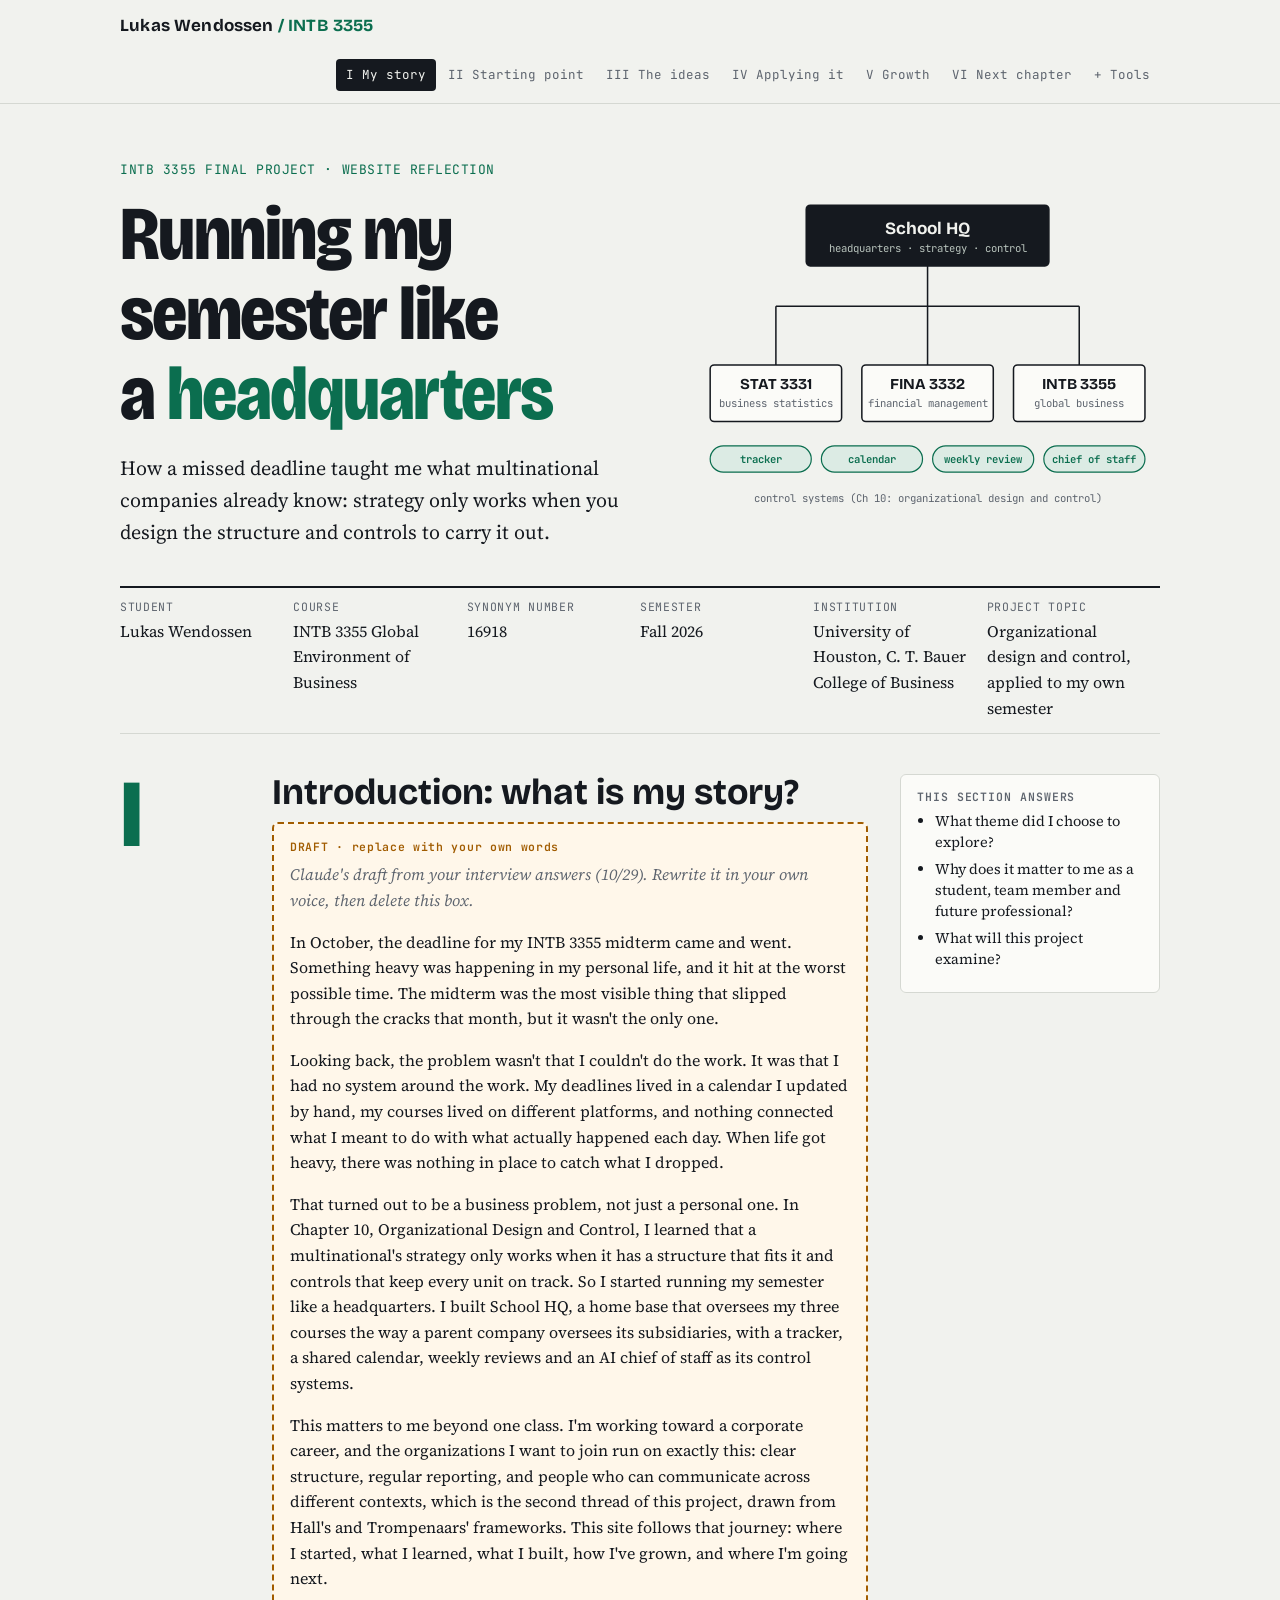
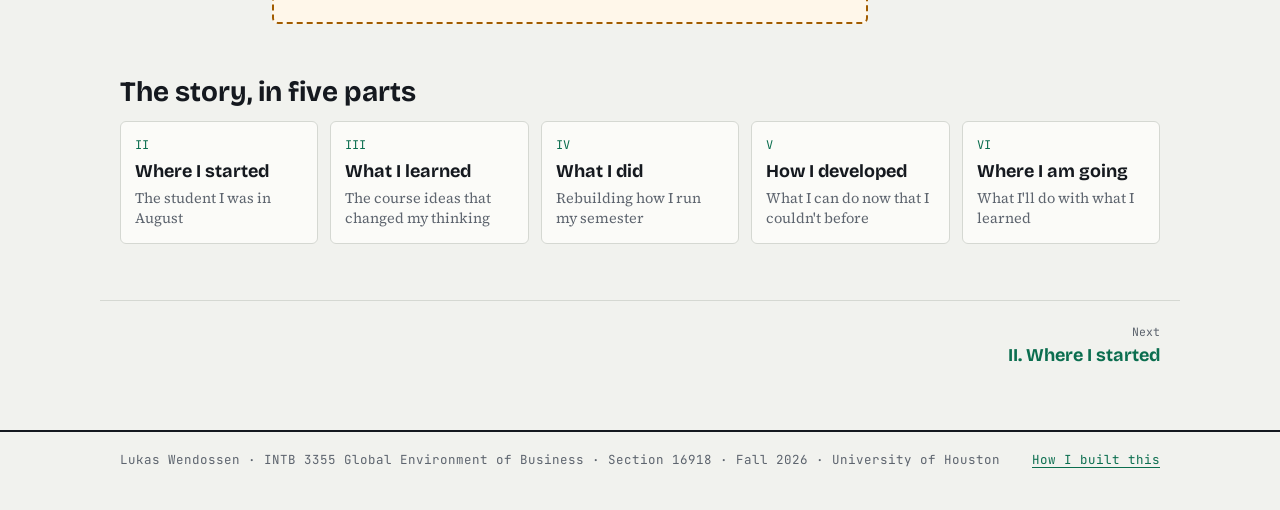
<file: index.html>
<!DOCTYPE html>
<html lang="en">
<head>
<meta charset="utf-8">
<meta name="viewport" content="width=device-width, initial-scale=1">
<title>Home | Running My Semester Like a Headquarters</title>
<meta name="description" content="INTB 3355 Final Project by Lukas Wendossen: a reflection on learning and growth, University of Houston, Fall 2026.">
<link rel="preconnect" href="https://fonts.googleapis.com"><link rel="preconnect" href="https://fonts.gstatic.com" crossorigin><link href="https://fonts.googleapis.com/css2?family=Bricolage+Grotesque:opsz,wdth,wght@12..96,75..100,600..800&family=JetBrains+Mono:wght@400;600&family=Source+Serif+4:ital,opsz,wght@0,8..60,400;0,8..60,600;1,8..60,400&display=swap" rel="stylesheet">
<link rel="stylesheet" href="assets/style.css">
</head>
<body>
<header class="topbar">
  <div class="wrap">
    <a class="mark" href="index.html">Lukas Wendossen <span>/ INTB 3355</span></a>
    <nav aria-label="Project sections"><ul class="arc"><li><a href="index.html" aria-current="page">I&nbsp;My story</a></li><li><a href="started.html">II&nbsp;Starting point</a></li><li><a href="learned.html">III&nbsp;The ideas</a></li><li><a href="applied.html">IV&nbsp;Applying it</a></li><li><a href="developed.html">V&nbsp;Growth</a></li><li><a href="next.html">VI&nbsp;Next chapter</a></li><li><a href="built.html">+&nbsp;Tools</a></li></ul></nav>
  </div>
</header>
<main class="wrap">
  <section class="hero">
    <div>
      <p class="eyebrow">INTB 3355 FINAL PROJECT · WEBSITE REFLECTION</p>
      <h1>Running my semester like a <em>headquarters</em></h1>
      <!-- DRAFT: your one or two sentence thesis goes here -->
      <p class="lede">How a missed deadline taught me what multinational companies already know: strategy only works when you design the structure and controls to carry it out.</p>
    </div>
    <svg class="org" viewBox="0 0 460 330" role="img" aria-labelledby="orgT orgD">
  <title id="orgT">My semester as an organization</title>
  <desc id="orgD">A headquarters box, School HQ, connected to three course subsidiaries: STAT 3331, FINA 3332 and INTB 3355, with control systems between them: a tracker, a shared calendar, weekly reviews and an AI chief of staff.</desc>
  <path class="line draw" d="M230 78 V118 M80 118 H380 M80 118 V176 M230 118 V176 M380 118 V176"/>
  <rect class="box hq" x="110" y="18" width="240" height="60" rx="4"/>
  <text class="t hq-t" x="230" y="46" text-anchor="middle">School HQ</text>
  <text class="s hq-s" x="230" y="64" text-anchor="middle">headquarters · strategy · control</text>
  <g>
    <rect class="box" x="15" y="176" width="130" height="56" rx="4"/><text class="t" x="80" y="200" text-anchor="middle">STAT 3331</text><text class="s" x="80" y="218" text-anchor="middle">business statistics</text>
    <rect class="box" x="165" y="176" width="130" height="56" rx="4"/><text class="t" x="230" y="200" text-anchor="middle">FINA 3332</text><text class="s" x="230" y="218" text-anchor="middle">financial management</text>
    <rect class="box" x="315" y="176" width="130" height="56" rx="4"/><text class="t" x="380" y="200" text-anchor="middle">INTB 3355</text><text class="s" x="380" y="218" text-anchor="middle">global business</text>
  </g>
  <g>
    <rect class="ctrl" x="15" y="256" width="100" height="26" rx="13"/><text class="ctrl-t" x="65" y="273" text-anchor="middle">tracker</text>
    <rect class="ctrl" x="125" y="256" width="100" height="26" rx="13"/><text class="ctrl-t" x="175" y="273" text-anchor="middle">calendar</text>
    <rect class="ctrl" x="235" y="256" width="100" height="26" rx="13"/><text class="ctrl-t" x="285" y="273" text-anchor="middle">weekly review</text>
    <rect class="ctrl" x="345" y="256" width="100" height="26" rx="13"/><text class="ctrl-t" x="395" y="273" text-anchor="middle">chief of staff</text>
    <text class="s" x="230" y="312" text-anchor="middle">control systems (Ch 10: organizational design and control)</text>
  </g>
</svg>
  </section>

  <dl class="ident" aria-label="Project details">
    <div><dt>Student</dt><dd>Lukas Wendossen</dd></div>
    <div><dt>Course</dt><dd>INTB 3355 Global Environment of Business</dd></div>
    <div><dt>Synonym number</dt><dd>16918</dd></div>
    <div><dt>Semester</dt><dd>Fall 2026</dd></div>
    <div><dt>Institution</dt><dd>University of Houston, C. T. Bauer College of Business</dd></div>
    <div><dt>Project topic</dt><dd>Organizational design and control, applied to my own semester</dd></div>
  </dl>

  <article class="chapter" style="padding-top:0">
    <div class="numeral" aria-hidden="true">I</div>
    <div class="prose">
      <h2 style="margin-top:0;font-size:36px">Introduction: what is my story?</h2>
      <!-- DRAFT: replace this whole box with your own paragraphs, then delete the box -->
      <div class="draft">
        <p class="q">Claude's draft from your interview answers (10/29). Rewrite it in your own voice, then delete this box.</p>
        <p>In October, the deadline for my INTB 3355 midterm came and went. Something heavy was happening in my personal life, and it hit at the worst possible time. The midterm was the most visible thing that slipped through the cracks that month, but it wasn't the only one.</p>
        <p>Looking back, the problem wasn't that I couldn't do the work. It was that I had no system around the work. My deadlines lived in a calendar I updated by hand, my courses lived on different platforms, and nothing connected what I meant to do with what actually happened each day. When life got heavy, there was nothing in place to catch what I dropped.</p>
        <p>That turned out to be a business problem, not just a personal one. In Chapter 10, Organizational Design and Control, I learned that a multinational's strategy only works when it has a structure that fits it and controls that keep every unit on track. So I started running my semester like a headquarters. I built School HQ, a home base that oversees my three courses the way a parent company oversees its subsidiaries, with a tracker, a shared calendar, weekly reviews and an AI chief of staff as its control systems.</p>
        <p>This matters to me beyond one class. I'm working toward a corporate career, and the organizations I want to join run on exactly this: clear structure, regular reporting, and people who can communicate across different contexts, which is the second thread of this project, drawn from Hall's and Trompenaars' frameworks. This site follows that journey: where I started, what I learned, what I built, how I've grown, and where I'm going next.</p>
      </div>


    </div>
    <aside class="aside" aria-label="What this section covers">
      <h3>This section answers</h3>
      <ul><li>What theme did I choose to explore?</li><li>Why does it matter to me as a student, team member and future professional?</li><li>What will this project examine?</li></ul>
    </aside>
  </article>

  <h2 style="font-size:28px;margin:8px 0 14px">The story, in five parts</h2>
  <ol class="path"><li><a href="started.html"><span class="n">II</span><span class="h">Where I started</span><span class="d">The student I was in August</span></a></li><li><a href="learned.html"><span class="n">III</span><span class="h">What I learned</span><span class="d">The course ideas that changed my thinking</span></a></li><li><a href="applied.html"><span class="n">IV</span><span class="h">What I did</span><span class="d">Rebuilding how I run my semester</span></a></li><li><a href="developed.html"><span class="n">V</span><span class="h">How I developed</span><span class="d">What I can do now that I couldn't before</span></a></li><li><a href="next.html"><span class="n">VI</span><span class="h">Where I am going</span><span class="d">What I'll do with what I learned</span></a></li></ol>
</main>
<nav class="pager wrap" aria-label="Previous and next section"><span></span><a href="started.html" style="text-align:right"><small>Next</small>II. Where I started</a></nav>
<footer>
  <div class="wrap">
    <span>Lukas Wendossen · INTB 3355 Global Environment of Business · Section 16918 · Fall 2026 · University of Houston</span>
    <a href="built.html">How I built this</a>
  </div>
</footer>
</body>
</html>
</file>
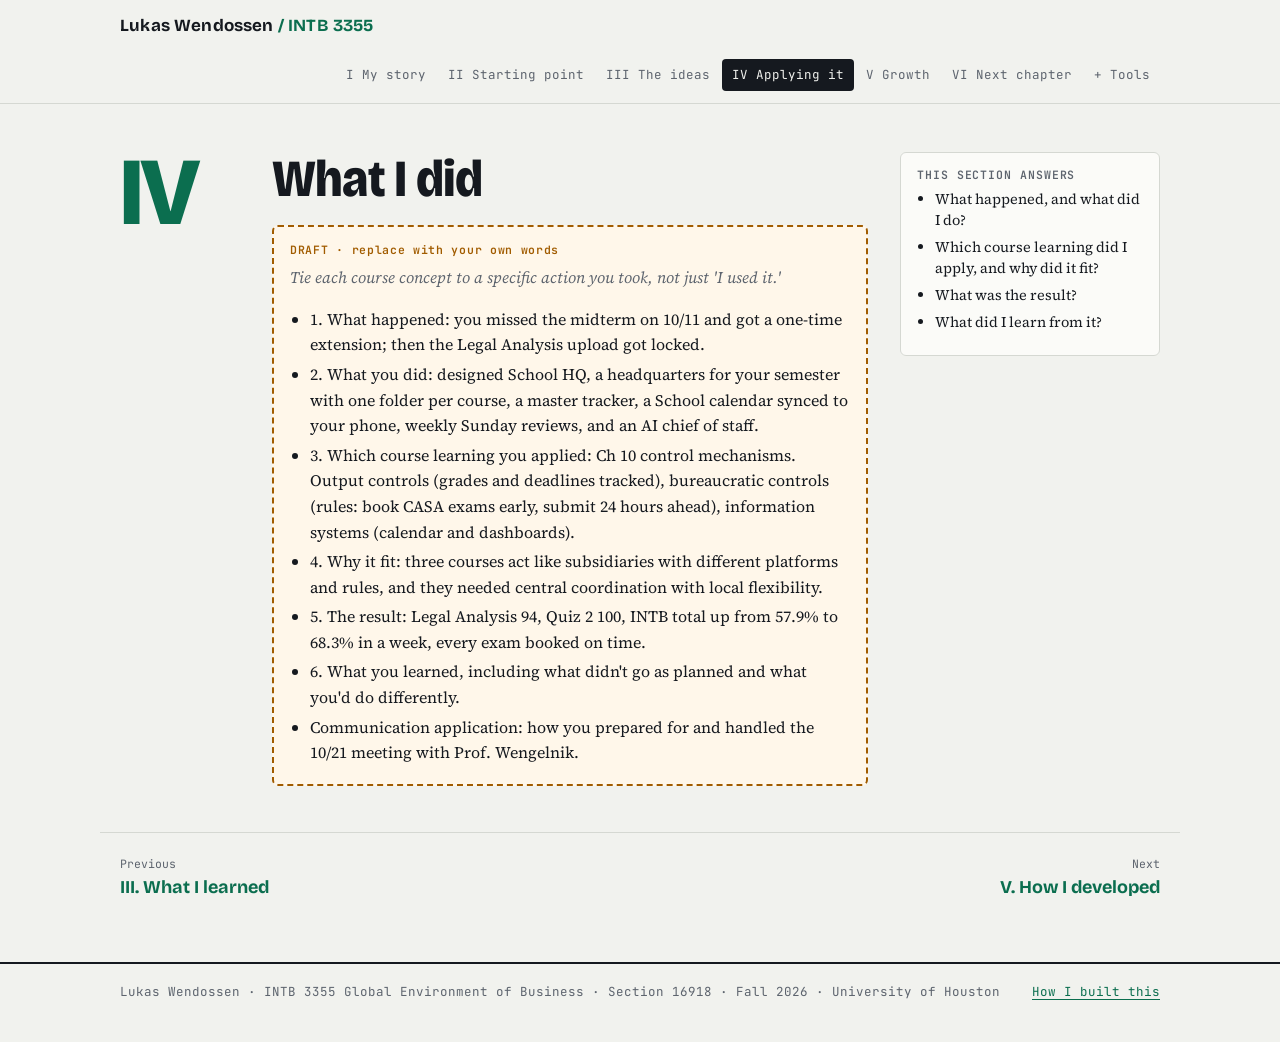
<file: applied.html>
<!DOCTYPE html>
<html lang="en">
<head>
<meta charset="utf-8">
<meta name="viewport" content="width=device-width, initial-scale=1">
<title>What I did | Running My Semester Like a Headquarters</title>
<meta name="description" content="INTB 3355 Final Project by Lukas Wendossen: a reflection on learning and growth, University of Houston, Fall 2026.">
<link rel="preconnect" href="https://fonts.googleapis.com"><link rel="preconnect" href="https://fonts.gstatic.com" crossorigin><link href="https://fonts.googleapis.com/css2?family=Bricolage+Grotesque:opsz,wdth,wght@12..96,75..100,600..800&family=JetBrains+Mono:wght@400;600&family=Source+Serif+4:ital,opsz,wght@0,8..60,400;0,8..60,600;1,8..60,400&display=swap" rel="stylesheet">
<link rel="stylesheet" href="assets/style.css">
</head>
<body>
<header class="topbar">
  <div class="wrap">
    <a class="mark" href="index.html">Lukas Wendossen <span>/ INTB 3355</span></a>
    <nav aria-label="Project sections"><ul class="arc"><li><a href="index.html">I&nbsp;My story</a></li><li><a href="started.html">II&nbsp;Starting point</a></li><li><a href="learned.html">III&nbsp;The ideas</a></li><li><a href="applied.html" aria-current="page">IV&nbsp;Applying it</a></li><li><a href="developed.html">V&nbsp;Growth</a></li><li><a href="next.html">VI&nbsp;Next chapter</a></li><li><a href="built.html">+&nbsp;Tools</a></li></ul></nav>
  </div>
</header>
<main class="wrap">
  <article class="chapter">
    <div class="numeral" aria-hidden="true">IV</div>
    <div class="prose">
      <h1>What I did</h1>
      <!-- DRAFT: replace this whole box with your own paragraphs, then delete the box -->
      <div class="draft"><p class="q">Tie each course concept to a specific action you took, not just 'I used it.'</p><ul><li>1. What happened: you missed the midterm on 10/11 and got a one-time extension; then the Legal Analysis upload got locked.</li><li>2. What you did: designed School HQ, a headquarters for your semester with one folder per course, a master tracker, a School calendar synced to your phone, weekly Sunday reviews, and an AI chief of staff.</li><li>3. Which course learning you applied: Ch 10 control mechanisms. Output controls (grades and deadlines tracked), bureaucratic controls (rules: book CASA exams early, submit 24 hours ahead), information systems (calendar and dashboards).</li><li>4. Why it fit: three courses act like subsidiaries with different platforms and rules, and they needed central coordination with local flexibility.</li><li>5. The result: Legal Analysis 94, Quiz 2 100, INTB total up from 57.9% to 68.3% in a week, every exam booked on time.</li><li>6. What you learned, including what didn't go as planned and what you'd do differently.</li><li>Communication application: how you prepared for and handled the 10/21 meeting with Prof. Wengelnik.</li></ul></div>
      <!-- Add screenshots here, for example: <figure><img src="assets/tracker.png" alt="My semester tracker"><figcaption>Figure 2. The tracker.</figcaption></figure> -->

    </div>
    <aside class="aside" aria-label="What this section covers">
      <h3>This section answers</h3>
      <ul><li>What happened, and what did I do?</li><li>Which course learning did I apply, and why did it fit?</li><li>What was the result?</li><li>What did I learn from it?</li></ul>
    </aside>
  </article>
</main>
<nav class="pager wrap" aria-label="Previous and next section"><a href="learned.html"><small>Previous</small>III. What I learned</a><a href="developed.html" style="text-align:right"><small>Next</small>V. How I developed</a></nav>
<footer>
  <div class="wrap">
    <span>Lukas Wendossen · INTB 3355 Global Environment of Business · Section 16918 · Fall 2026 · University of Houston</span>
    <a href="built.html">How I built this</a>
  </div>
</footer>
</body>
</html>
</file>
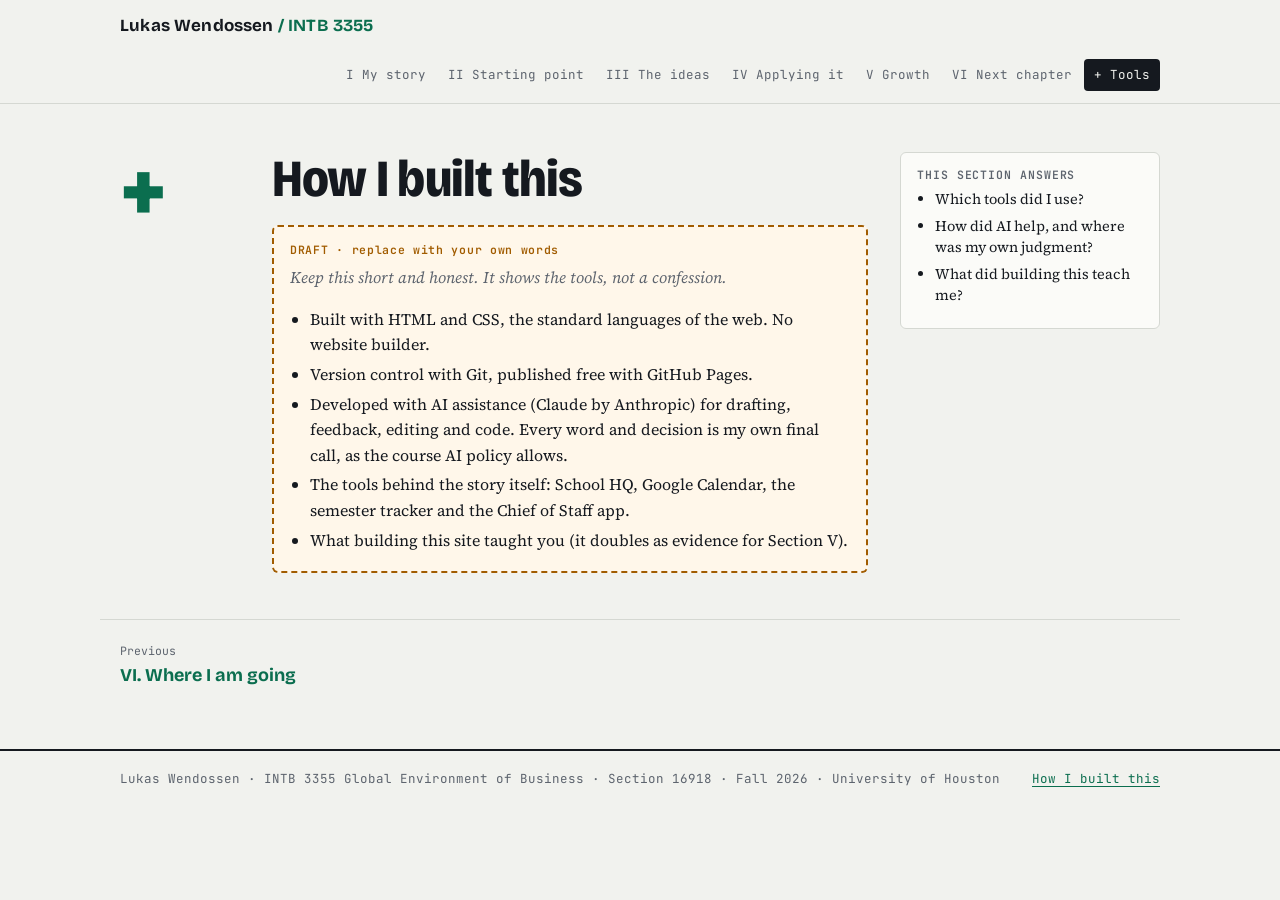
<file: built.html>
<!DOCTYPE html>
<html lang="en">
<head>
<meta charset="utf-8">
<meta name="viewport" content="width=device-width, initial-scale=1">
<title>How I built this | Running My Semester Like a Headquarters</title>
<meta name="description" content="INTB 3355 Final Project by Lukas Wendossen: a reflection on learning and growth, University of Houston, Fall 2026.">
<link rel="preconnect" href="https://fonts.googleapis.com"><link rel="preconnect" href="https://fonts.gstatic.com" crossorigin><link href="https://fonts.googleapis.com/css2?family=Bricolage+Grotesque:opsz,wdth,wght@12..96,75..100,600..800&family=JetBrains+Mono:wght@400;600&family=Source+Serif+4:ital,opsz,wght@0,8..60,400;0,8..60,600;1,8..60,400&display=swap" rel="stylesheet">
<link rel="stylesheet" href="assets/style.css">
</head>
<body>
<header class="topbar">
  <div class="wrap">
    <a class="mark" href="index.html">Lukas Wendossen <span>/ INTB 3355</span></a>
    <nav aria-label="Project sections"><ul class="arc"><li><a href="index.html">I&nbsp;My story</a></li><li><a href="started.html">II&nbsp;Starting point</a></li><li><a href="learned.html">III&nbsp;The ideas</a></li><li><a href="applied.html">IV&nbsp;Applying it</a></li><li><a href="developed.html">V&nbsp;Growth</a></li><li><a href="next.html">VI&nbsp;Next chapter</a></li><li><a href="built.html" aria-current="page">+&nbsp;Tools</a></li></ul></nav>
  </div>
</header>
<main class="wrap">
  <article class="chapter">
    <div class="numeral" aria-hidden="true">+</div>
    <div class="prose">
      <h1>How I built this</h1>
      <!-- DRAFT: replace this whole box with your own paragraphs, then delete the box -->
      <div class="draft"><p class="q">Keep this short and honest. It shows the tools, not a confession.</p><ul><li>Built with HTML and CSS, the standard languages of the web. No website builder.</li><li>Version control with Git, published free with GitHub Pages.</li><li>Developed with AI assistance (Claude by Anthropic) for drafting, feedback, editing and code. Every word and decision is my own final call, as the course AI policy allows.</li><li>The tools behind the story itself: School HQ, Google Calendar, the semester tracker and the Chief of Staff app.</li><li>What building this site taught you (it doubles as evidence for Section V).</li></ul></div>

    </div>
    <aside class="aside" aria-label="What this section covers">
      <h3>This section answers</h3>
      <ul><li>Which tools did I use?</li><li>How did AI help, and where was my own judgment?</li><li>What did building this teach me?</li></ul>
    </aside>
  </article>
</main>
<nav class="pager wrap" aria-label="Previous and next section"><a href="next.html"><small>Previous</small>VI. Where I am going</a><span></span></nav>
<footer>
  <div class="wrap">
    <span>Lukas Wendossen · INTB 3355 Global Environment of Business · Section 16918 · Fall 2026 · University of Houston</span>
    <a href="built.html">How I built this</a>
  </div>
</footer>
</body>
</html>
</file>
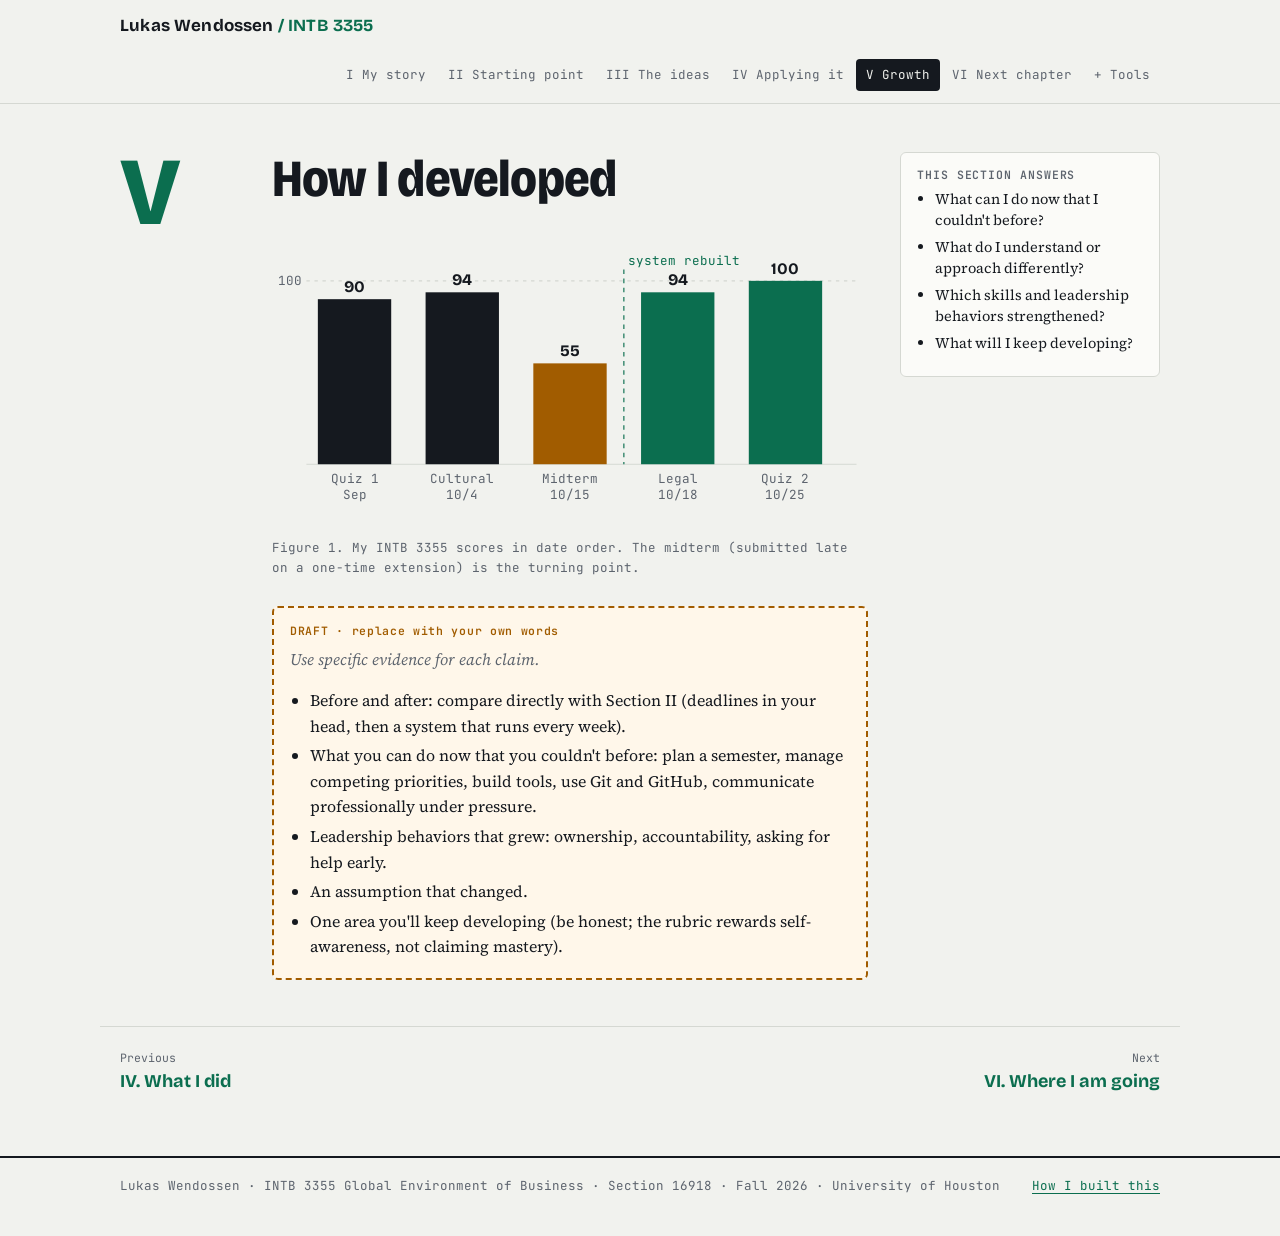
<file: developed.html>
<!DOCTYPE html>
<html lang="en">
<head>
<meta charset="utf-8">
<meta name="viewport" content="width=device-width, initial-scale=1">
<title>How I developed | Running My Semester Like a Headquarters</title>
<meta name="description" content="INTB 3355 Final Project by Lukas Wendossen: a reflection on learning and growth, University of Houston, Fall 2026.">
<link rel="preconnect" href="https://fonts.googleapis.com"><link rel="preconnect" href="https://fonts.gstatic.com" crossorigin><link href="https://fonts.googleapis.com/css2?family=Bricolage+Grotesque:opsz,wdth,wght@12..96,75..100,600..800&family=JetBrains+Mono:wght@400;600&family=Source+Serif+4:ital,opsz,wght@0,8..60,400;0,8..60,600;1,8..60,400&display=swap" rel="stylesheet">
<link rel="stylesheet" href="assets/style.css">
</head>
<body>
<header class="topbar">
  <div class="wrap">
    <a class="mark" href="index.html">Lukas Wendossen <span>/ INTB 3355</span></a>
    <nav aria-label="Project sections"><ul class="arc"><li><a href="index.html">I&nbsp;My story</a></li><li><a href="started.html">II&nbsp;Starting point</a></li><li><a href="learned.html">III&nbsp;The ideas</a></li><li><a href="applied.html">IV&nbsp;Applying it</a></li><li><a href="developed.html" aria-current="page">V&nbsp;Growth</a></li><li><a href="next.html">VI&nbsp;Next chapter</a></li><li><a href="built.html">+&nbsp;Tools</a></li></ul></nav>
  </div>
</header>
<main class="wrap">
  <article class="chapter">
    <div class="numeral" aria-hidden="true">V</div>
    <div class="prose">
      <h1>How I developed</h1>
      <!-- DRAFT: decide whether you're comfortable showing grades publicly; delete this figure if not -->
      <figure class="chart">
        <svg viewBox="0 0 520 250" role="img" aria-labelledby="cT"><title id="cT">INTB 3355 scores in order: Quiz 1 90, Cultural Analysis 94, Midterm 55, Legal Analysis 94, Quiz 2 100</title>
          <line class="axis" x1="30" y1="200" x2="510" y2="200"/><line class="axis" x1="30" y1="40" x2="510" y2="40" stroke-dasharray="3 4"/><text class="lbl" x="26" y="44" text-anchor="end">100</text>
          <rect class="bar " x="40" y="56" width="64" height="144"/><text class="val" x="72.0" y="50" text-anchor="middle">90</text><text class="lbl" x="72.0" y="216" text-anchor="middle">Quiz 1</text><text class="lbl" x="72.0" y="230" text-anchor="middle">Sep</text><rect class="bar " x="134" y="50" width="64" height="150"/><text class="val" x="166.0" y="44" text-anchor="middle">94</text><text class="lbl" x="166.0" y="216" text-anchor="middle">Cultural</text><text class="lbl" x="166.0" y="230" text-anchor="middle">10/4</text><rect class="bar low" x="228" y="112" width="64" height="88"/><text class="val" x="260.0" y="106" text-anchor="middle">55</text><text class="lbl" x="260.0" y="216" text-anchor="middle">Midterm</text><text class="lbl" x="260.0" y="230" text-anchor="middle">10/15</text><rect class="bar up" x="322" y="50" width="64" height="150"/><text class="val" x="354.0" y="44" text-anchor="middle">94</text><text class="lbl" x="354.0" y="216" text-anchor="middle">Legal</text><text class="lbl" x="354.0" y="230" text-anchor="middle">10/18</text><rect class="bar up" x="416" y="40" width="64" height="160"/><text class="val" x="448.0" y="34" text-anchor="middle">100</text><text class="lbl" x="448.0" y="216" text-anchor="middle">Quiz 2</text><text class="lbl" x="448.0" y="230" text-anchor="middle">10/25</text>
          <line x1="307.0" y1="30" x2="307.0" y2="200" stroke="var(--accent)" stroke-dasharray="4 4"/><text class="note" x="311.0" y="26">system rebuilt</text>
        </svg>
        <figcaption>Figure 1. My INTB 3355 scores in date order. The midterm (submitted late on a one-time extension) is the turning point.</figcaption>
      </figure>
      <!-- DRAFT: replace this whole box with your own paragraphs, then delete the box -->
      <div class="draft"><p class="q">Use specific evidence for each claim.</p><ul><li>Before and after: compare directly with Section II (deadlines in your head, then a system that runs every week).</li><li>What you can do now that you couldn't before: plan a semester, manage competing priorities, build tools, use Git and GitHub, communicate professionally under pressure.</li><li>Leadership behaviors that grew: ownership, accountability, asking for help early.</li><li>An assumption that changed.</li><li>One area you'll keep developing (be honest; the rubric rewards self-awareness, not claiming mastery).</li></ul></div>

    </div>
    <aside class="aside" aria-label="What this section covers">
      <h3>This section answers</h3>
      <ul><li>What can I do now that I couldn't before?</li><li>What do I understand or approach differently?</li><li>Which skills and leadership behaviors strengthened?</li><li>What will I keep developing?</li></ul>
    </aside>
  </article>
</main>
<nav class="pager wrap" aria-label="Previous and next section"><a href="applied.html"><small>Previous</small>IV. What I did</a><a href="next.html" style="text-align:right"><small>Next</small>VI. Where I am going</a></nav>
<footer>
  <div class="wrap">
    <span>Lukas Wendossen · INTB 3355 Global Environment of Business · Section 16918 · Fall 2026 · University of Houston</span>
    <a href="built.html">How I built this</a>
  </div>
</footer>
</body>
</html>
</file>
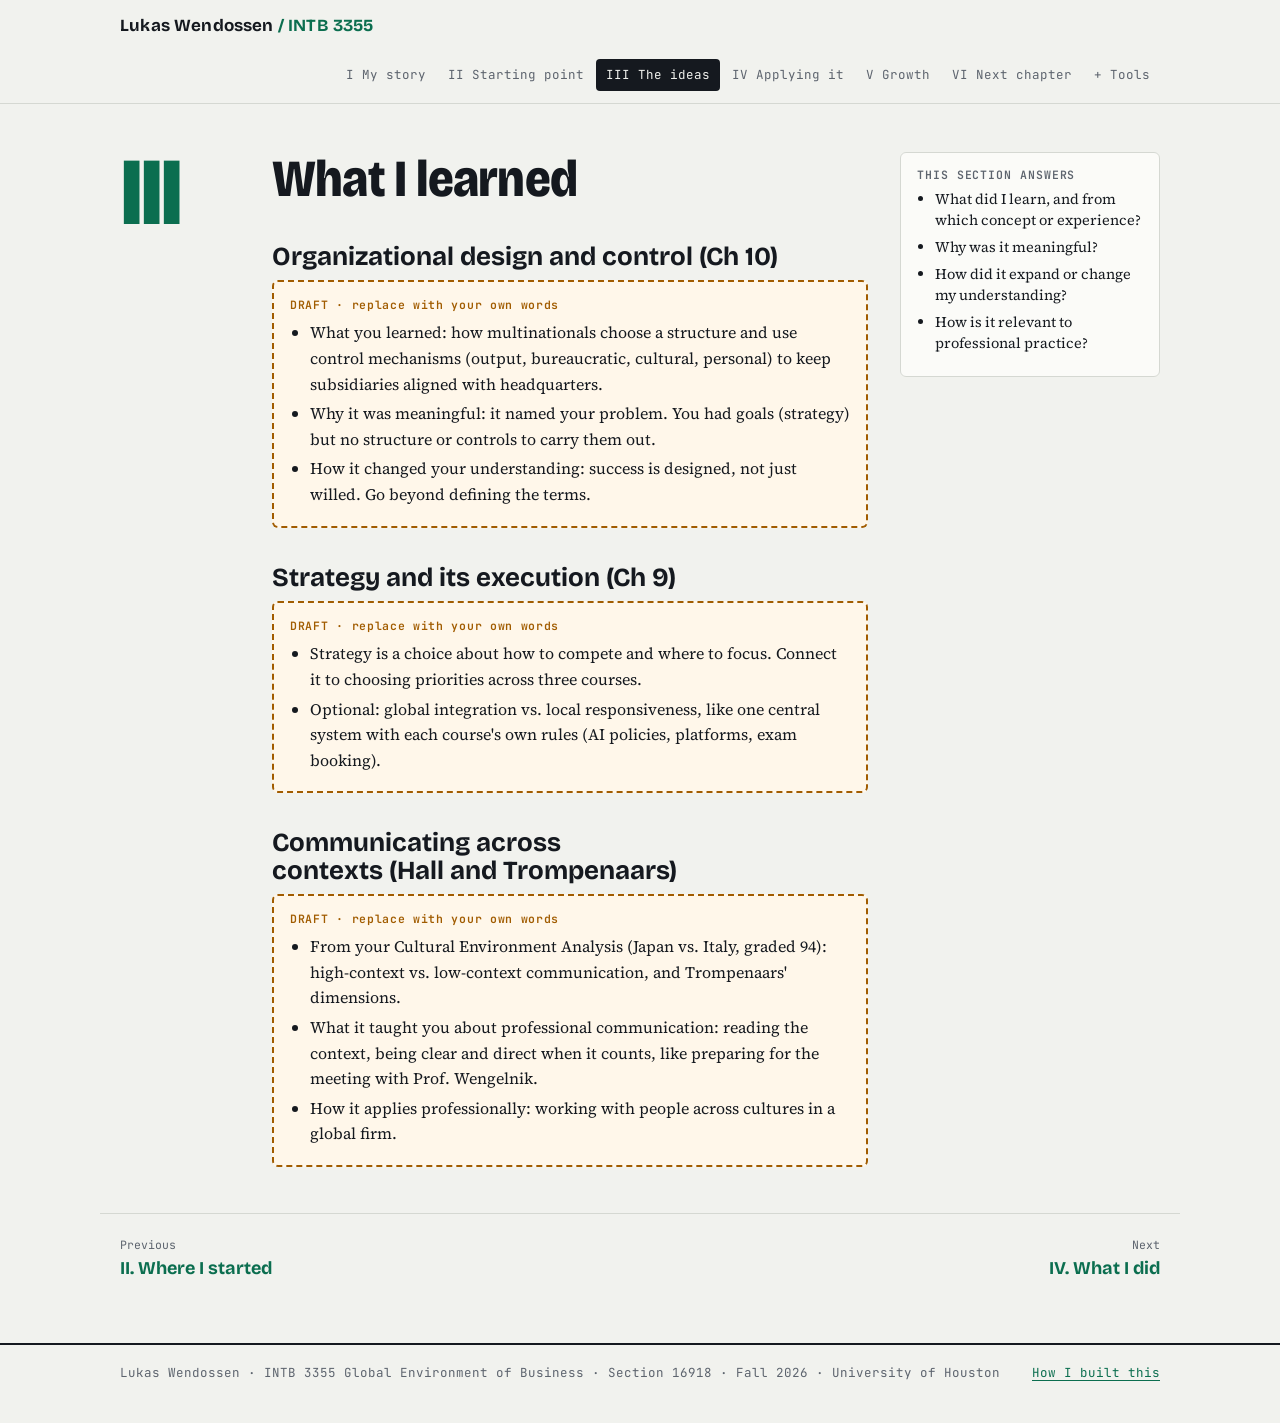
<file: learned.html>
<!DOCTYPE html>
<html lang="en">
<head>
<meta charset="utf-8">
<meta name="viewport" content="width=device-width, initial-scale=1">
<title>What I learned | Running My Semester Like a Headquarters</title>
<meta name="description" content="INTB 3355 Final Project by Lukas Wendossen: a reflection on learning and growth, University of Houston, Fall 2026.">
<link rel="preconnect" href="https://fonts.googleapis.com"><link rel="preconnect" href="https://fonts.gstatic.com" crossorigin><link href="https://fonts.googleapis.com/css2?family=Bricolage+Grotesque:opsz,wdth,wght@12..96,75..100,600..800&family=JetBrains+Mono:wght@400;600&family=Source+Serif+4:ital,opsz,wght@0,8..60,400;0,8..60,600;1,8..60,400&display=swap" rel="stylesheet">
<link rel="stylesheet" href="assets/style.css">
</head>
<body>
<header class="topbar">
  <div class="wrap">
    <a class="mark" href="index.html">Lukas Wendossen <span>/ INTB 3355</span></a>
    <nav aria-label="Project sections"><ul class="arc"><li><a href="index.html">I&nbsp;My story</a></li><li><a href="started.html">II&nbsp;Starting point</a></li><li><a href="learned.html" aria-current="page">III&nbsp;The ideas</a></li><li><a href="applied.html">IV&nbsp;Applying it</a></li><li><a href="developed.html">V&nbsp;Growth</a></li><li><a href="next.html">VI&nbsp;Next chapter</a></li><li><a href="built.html">+&nbsp;Tools</a></li></ul></nav>
  </div>
</header>
<main class="wrap">
  <article class="chapter">
    <div class="numeral" aria-hidden="true">III</div>
    <div class="prose">
      <h1>What I learned</h1>
      <h2>Organizational design and control (Ch 10)</h2>
      <!-- DRAFT: replace this whole box with your own paragraphs, then delete the box -->
      <div class="draft"><ul><li>What you learned: how multinationals choose a structure and use control mechanisms (output, bureaucratic, cultural, personal) to keep subsidiaries aligned with headquarters.</li><li>Why it was meaningful: it named your problem. You had goals (strategy) but no structure or controls to carry them out.</li><li>How it changed your understanding: success is designed, not just willed. Go beyond defining the terms.</li></ul></div>
      <h2>Strategy and its execution (Ch 9)</h2>
      <!-- DRAFT: replace this whole box with your own paragraphs, then delete the box -->
      <div class="draft"><ul><li>Strategy is a choice about how to compete and where to focus. Connect it to choosing priorities across three courses.</li><li>Optional: global integration vs. local responsiveness, like one central system with each course's own rules (AI policies, platforms, exam booking).</li></ul></div>
      <h2>Communicating across contexts (Hall and Trompenaars)</h2>
      <!-- DRAFT: replace this whole box with your own paragraphs, then delete the box -->
      <div class="draft"><ul><li>From your Cultural Environment Analysis (Japan vs. Italy, graded 94): high-context vs. low-context communication, and Trompenaars' dimensions.</li><li>What it taught you about professional communication: reading the context, being clear and direct when it counts, like preparing for the meeting with Prof. Wengelnik.</li><li>How it applies professionally: working with people across cultures in a global firm.</li></ul></div>

    </div>
    <aside class="aside" aria-label="What this section covers">
      <h3>This section answers</h3>
      <ul><li>What did I learn, and from which concept or experience?</li><li>Why was it meaningful?</li><li>How did it expand or change my understanding?</li><li>How is it relevant to professional practice?</li></ul>
    </aside>
  </article>
</main>
<nav class="pager wrap" aria-label="Previous and next section"><a href="started.html"><small>Previous</small>II. Where I started</a><a href="applied.html" style="text-align:right"><small>Next</small>IV. What I did</a></nav>
<footer>
  <div class="wrap">
    <span>Lukas Wendossen · INTB 3355 Global Environment of Business · Section 16918 · Fall 2026 · University of Houston</span>
    <a href="built.html">How I built this</a>
  </div>
</footer>
</body>
</html>
</file>
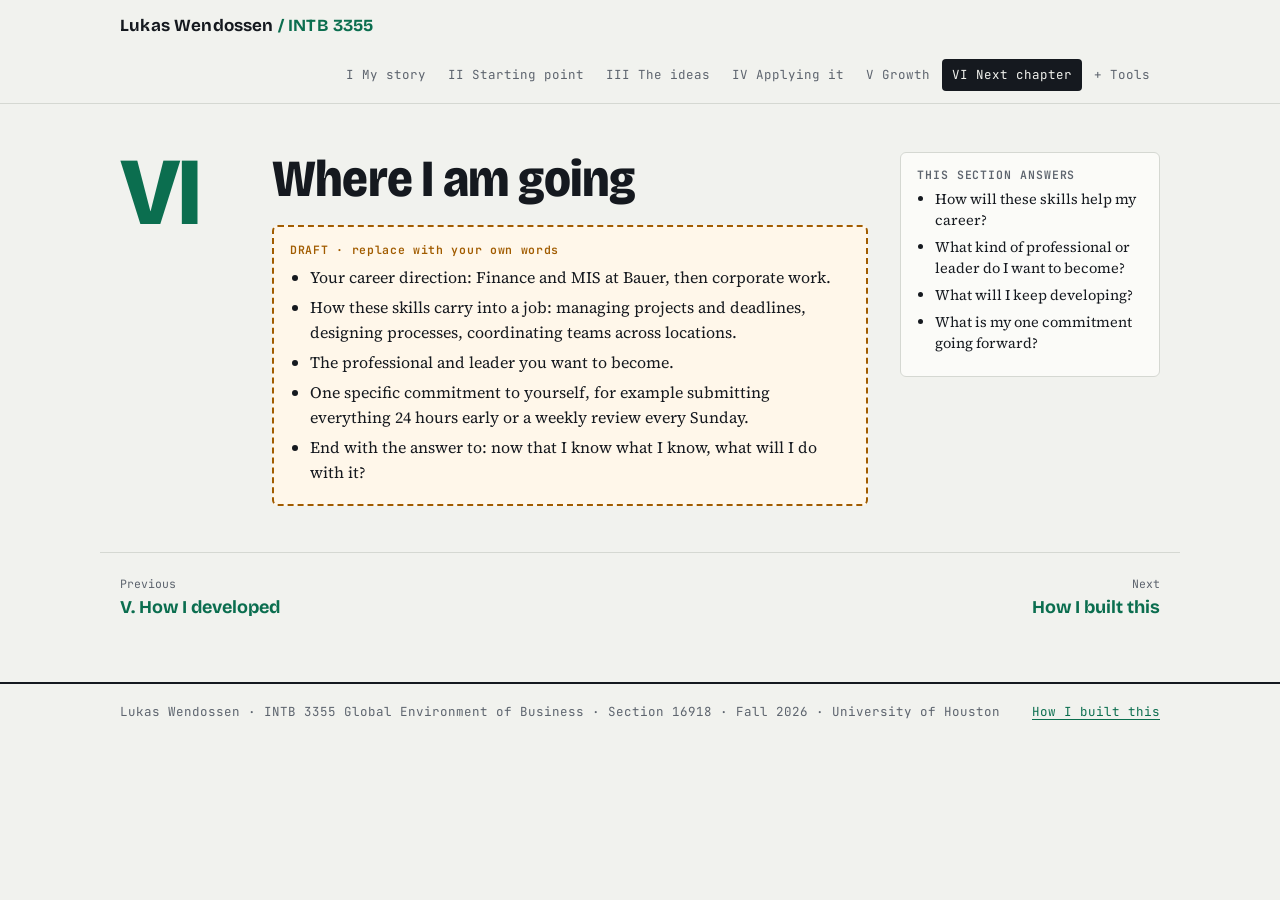
<file: next.html>
<!DOCTYPE html>
<html lang="en">
<head>
<meta charset="utf-8">
<meta name="viewport" content="width=device-width, initial-scale=1">
<title>Where I am going | Running My Semester Like a Headquarters</title>
<meta name="description" content="INTB 3355 Final Project by Lukas Wendossen: a reflection on learning and growth, University of Houston, Fall 2026.">
<link rel="preconnect" href="https://fonts.googleapis.com"><link rel="preconnect" href="https://fonts.gstatic.com" crossorigin><link href="https://fonts.googleapis.com/css2?family=Bricolage+Grotesque:opsz,wdth,wght@12..96,75..100,600..800&family=JetBrains+Mono:wght@400;600&family=Source+Serif+4:ital,opsz,wght@0,8..60,400;0,8..60,600;1,8..60,400&display=swap" rel="stylesheet">
<link rel="stylesheet" href="assets/style.css">
</head>
<body>
<header class="topbar">
  <div class="wrap">
    <a class="mark" href="index.html">Lukas Wendossen <span>/ INTB 3355</span></a>
    <nav aria-label="Project sections"><ul class="arc"><li><a href="index.html">I&nbsp;My story</a></li><li><a href="started.html">II&nbsp;Starting point</a></li><li><a href="learned.html">III&nbsp;The ideas</a></li><li><a href="applied.html">IV&nbsp;Applying it</a></li><li><a href="developed.html">V&nbsp;Growth</a></li><li><a href="next.html" aria-current="page">VI&nbsp;Next chapter</a></li><li><a href="built.html">+&nbsp;Tools</a></li></ul></nav>
  </div>
</header>
<main class="wrap">
  <article class="chapter">
    <div class="numeral" aria-hidden="true">VI</div>
    <div class="prose">
      <h1>Where I am going</h1>
      <!-- DRAFT: replace this whole box with your own paragraphs, then delete the box -->
      <div class="draft"><ul><li>Your career direction: Finance and MIS at Bauer, then corporate work.</li><li>How these skills carry into a job: managing projects and deadlines, designing processes, coordinating teams across locations.</li><li>The professional and leader you want to become.</li><li>One specific commitment to yourself, for example submitting everything 24 hours early or a weekly review every Sunday.</li><li>End with the answer to: now that I know what I know, what will I do with it?</li></ul></div>

    </div>
    <aside class="aside" aria-label="What this section covers">
      <h3>This section answers</h3>
      <ul><li>How will these skills help my career?</li><li>What kind of professional or leader do I want to become?</li><li>What will I keep developing?</li><li>What is my one commitment going forward?</li></ul>
    </aside>
  </article>
</main>
<nav class="pager wrap" aria-label="Previous and next section"><a href="developed.html"><small>Previous</small>V. How I developed</a><a href="built.html" style="text-align:right"><small>Next</small>How I built this</a></nav>
<footer>
  <div class="wrap">
    <span>Lukas Wendossen · INTB 3355 Global Environment of Business · Section 16918 · Fall 2026 · University of Houston</span>
    <a href="built.html">How I built this</a>
  </div>
</footer>
</body>
</html>
</file>
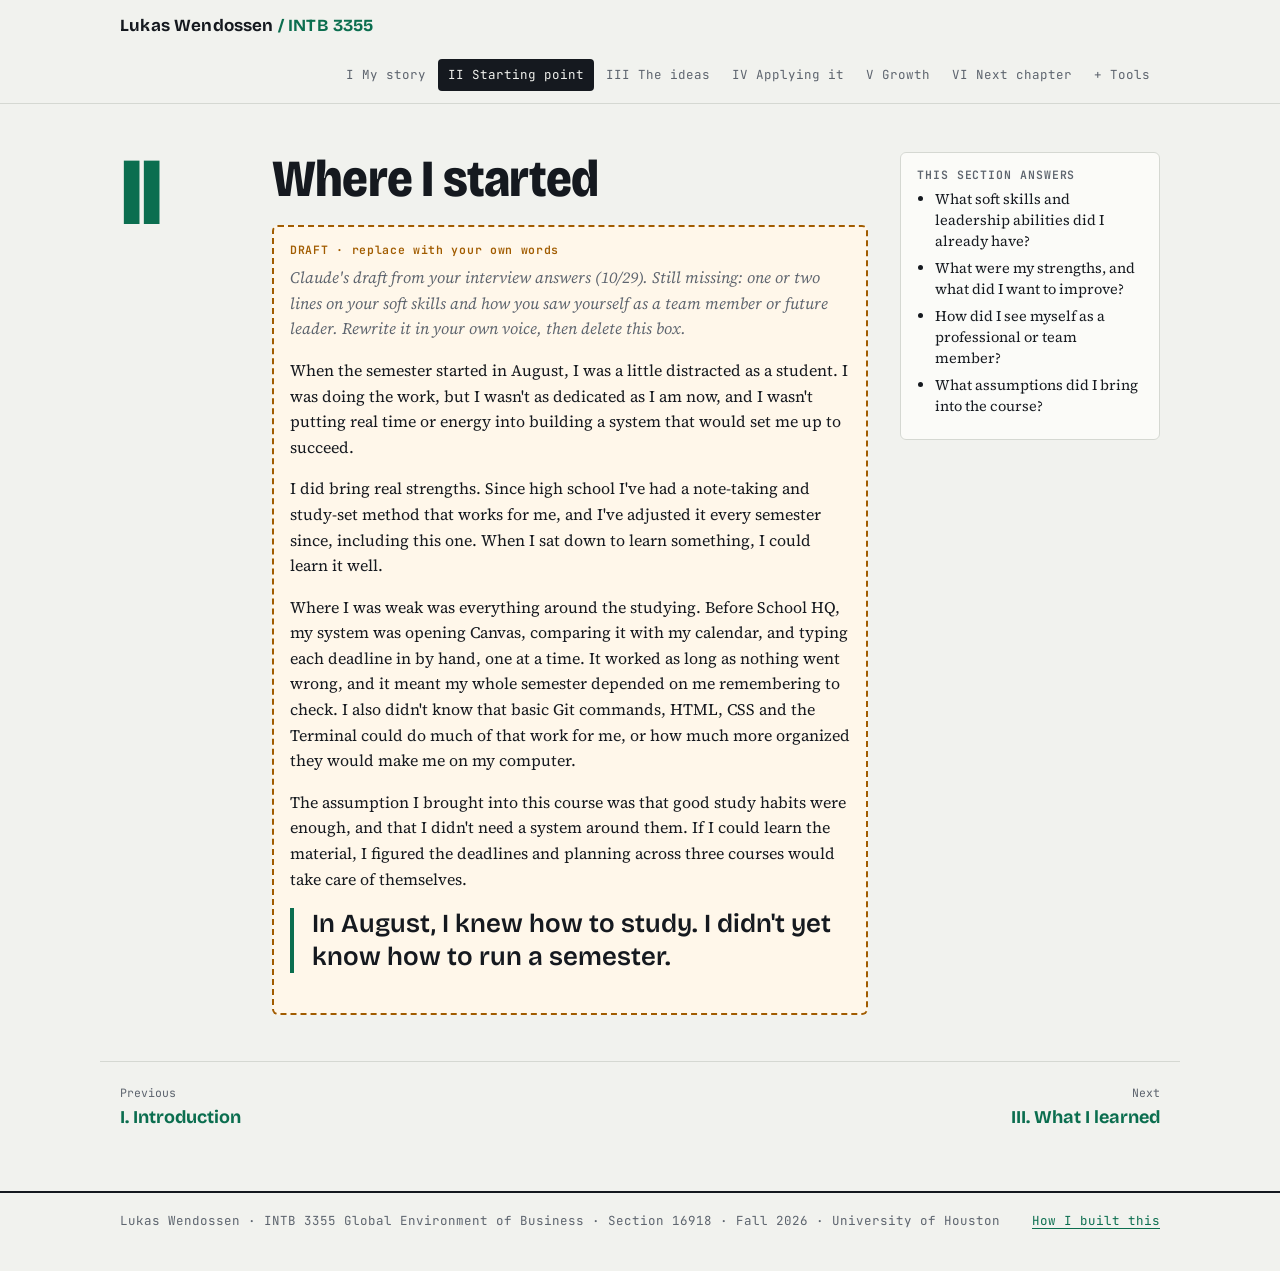
<file: started.html>
<!DOCTYPE html>
<html lang="en">
<head>
<meta charset="utf-8">
<meta name="viewport" content="width=device-width, initial-scale=1">
<title>Where I started | Running My Semester Like a Headquarters</title>
<meta name="description" content="INTB 3355 Final Project by Lukas Wendossen: a reflection on learning and growth, University of Houston, Fall 2026.">
<link rel="preconnect" href="https://fonts.googleapis.com"><link rel="preconnect" href="https://fonts.gstatic.com" crossorigin><link href="https://fonts.googleapis.com/css2?family=Bricolage+Grotesque:opsz,wdth,wght@12..96,75..100,600..800&family=JetBrains+Mono:wght@400;600&family=Source+Serif+4:ital,opsz,wght@0,8..60,400;0,8..60,600;1,8..60,400&display=swap" rel="stylesheet">
<link rel="stylesheet" href="assets/style.css">
</head>
<body>
<header class="topbar">
  <div class="wrap">
    <a class="mark" href="index.html">Lukas Wendossen <span>/ INTB 3355</span></a>
    <nav aria-label="Project sections"><ul class="arc"><li><a href="index.html">I&nbsp;My story</a></li><li><a href="started.html" aria-current="page">II&nbsp;Starting point</a></li><li><a href="learned.html">III&nbsp;The ideas</a></li><li><a href="applied.html">IV&nbsp;Applying it</a></li><li><a href="developed.html">V&nbsp;Growth</a></li><li><a href="next.html">VI&nbsp;Next chapter</a></li><li><a href="built.html">+&nbsp;Tools</a></li></ul></nav>
  </div>
</header>
<main class="wrap">
  <article class="chapter">
    <div class="numeral" aria-hidden="true">II</div>
    <div class="prose">
      <h1>Where I started</h1>
      <!-- DRAFT: replace this whole box with your own paragraphs, then delete the box -->
      <div class="draft">
        <p class="q">Claude's draft from your interview answers (10/29). Still missing: one or two lines on your soft skills and how you saw yourself as a team member or future leader. Rewrite it in your own voice, then delete this box.</p>
        <p>When the semester started in August, I was a little distracted as a student. I was doing the work, but I wasn't as dedicated as I am now, and I wasn't putting real time or energy into building a system that would set me up to succeed.</p>
        <p>I did bring real strengths. Since high school I've had a note-taking and study-set method that works for me, and I've adjusted it every semester since, including this one. When I sat down to learn something, I could learn it well.</p>
        <p>Where I was weak was everything around the studying. Before School HQ, my system was opening Canvas, comparing it with my calendar, and typing each deadline in by hand, one at a time. It worked as long as nothing went wrong, and it meant my whole semester depended on me remembering to check. I also didn't know that basic Git commands, HTML, CSS and the Terminal could do much of that work for me, or how much more organized they would make me on my computer.</p>
        <p>The assumption I brought into this course was that good study habits were enough, and that I didn't need a system around them. If I could learn the material, I figured the deadlines and planning across three courses would take care of themselves.</p>
        <p class="pull">In August, I knew how to study. I didn't yet know how to run a semester.</p>
      </div>

    </div>
    <aside class="aside" aria-label="What this section covers">
      <h3>This section answers</h3>
      <ul><li>What soft skills and leadership abilities did I already have?</li><li>What were my strengths, and what did I want to improve?</li><li>How did I see myself as a professional or team member?</li><li>What assumptions did I bring into the course?</li></ul>
    </aside>
  </article>
</main>
<nav class="pager wrap" aria-label="Previous and next section"><a href="index.html"><small>Previous</small>I. Introduction</a><a href="learned.html" style="text-align:right"><small>Next</small>III. What I learned</a></nav>
<footer>
  <div class="wrap">
    <span>Lukas Wendossen · INTB 3355 Global Environment of Business · Section 16918 · Fall 2026 · University of Houston</span>
    <a href="built.html">How I built this</a>
  </div>
</footer>
</body>
</html>
</file>
<file: assets/style.css>
/* ==========================================================
   INTB 3355 Final Project: style sheet
   Change the look of the whole site here.
   Colors and fonts live in :root. Change one value and
   every page updates.
   ========================================================== */
:root {
  --paper: #f1f2ee;      /* page background */
  --card: #fbfbf8;       /* boxes and panels */
  --ink: #15191f;        /* main text */
  --muted: #5d646e;      /* secondary text */
  --rule: #d5d8d2;       /* thin lines */
  --accent: #0b6e4f;     /* the one accent color (forest green) */
  --accent-soft: #dcebe4;
  --draft: #a15c00;      /* draft markers, remove when final */
  --display: "Bricolage Grotesque", "Arial Narrow", sans-serif;
  --body: "Source Serif 4", Georgia, serif;
  --mono: "JetBrains Mono", ui-monospace, Menlo, monospace;
  color-scheme: light;
}
* { box-sizing: border-box; }
html { scroll-behavior: smooth; }
body { margin: 0; background: var(--paper); color: var(--ink); font-family: var(--body); font-size: 18px; line-height: 1.6; }
a { color: var(--accent); text-underline-offset: 3px; }
img { max-width: 100%; }
:focus-visible { outline: 3px solid var(--accent); outline-offset: 3px; }
@media (prefers-reduced-motion: reduce) { html { scroll-behavior: auto; } * { animation: none !important; transition: none !important; } }

.wrap { max-width: 1080px; margin: 0 auto; padding: 0 20px; }

/* ---------- top bar and story arc navigation ---------- */
.topbar { border-bottom: 1px solid var(--rule); background: var(--paper); position: sticky; top: 0; z-index: 5; }
.topbar .wrap { display: flex; align-items: center; gap: 20px; flex-wrap: wrap; padding-top: 12px; padding-bottom: 12px; }
.mark { font-family: var(--display); font-weight: 700; font-size: 17px; letter-spacing: .01em; color: var(--ink); text-decoration: none; }
.mark span { color: var(--accent); }
.topbar nav { margin-left: auto; min-width: 0; max-width: 100%; }
.arc { display: flex; gap: 2px; overflow-x: auto; list-style: none; padding: 0; margin-top: 0; margin-bottom: 0; }
.arc a { display: block; font-family: var(--mono); font-size: 12.5px; color: var(--muted); text-decoration: none; padding: 6px 10px; border-radius: 4px; white-space: nowrap; }
.arc a:hover { background: var(--accent-soft); color: var(--ink); }
.arc a[aria-current="page"] { background: var(--ink); color: var(--paper); }

/* ---------- home hero ---------- */
.hero { padding: 56px 0 28px; display: grid; grid-template-columns: minmax(0, 1.15fr) minmax(0, 1fr); gap: 40px; align-items: center; }
@media (max-width: 860px) { .hero { grid-template-columns: 1fr; padding-top: 36px; } }
.eyebrow { font-family: var(--mono); font-size: 13px; color: var(--accent); letter-spacing: .04em; margin: 0 0 14px; }
h1, h2, h3 { font-family: var(--display); line-height: 1.05; text-wrap: balance; margin: 0; }
.hero h1 { font-size: clamp(44px, 7vw, 76px); font-weight: 800; letter-spacing: -0.02em; font-stretch: 85%; }
.hero h1 em { font-style: normal; color: var(--accent); }
.lede { font-size: 20px; max-width: 34em; margin: 18px 0 0; color: var(--ink); }

/* org chart: the HQ and its three "subsidiaries" */
.org { width: 100%; height: auto; }
.org .box { fill: var(--card); stroke: var(--ink); stroke-width: 1.5; }
.org .hq { fill: var(--ink); }
.org .t { font-family: var(--display); font-weight: 700; font-size: 15px; fill: var(--ink); }
.org .hq-t { fill: var(--paper); font-size: 17px; }
.org .s { font-family: var(--mono); font-size: 10.5px; fill: var(--muted); }
.org .hq-s { fill: #b9c4bd; }
.org .line { stroke: var(--ink); stroke-width: 1.5; fill: none; }
.org .ctrl { fill: var(--accent-soft); stroke: var(--accent); stroke-width: 1.2; }
.org .ctrl-t { font-family: var(--mono); font-size: 10.5px; fill: var(--accent); font-weight: 600; }
.org .draw { stroke-dasharray: 400; stroke-dashoffset: 400; animation: draw 1.4s ease-out .3s forwards; }
@keyframes draw { to { stroke-dashoffset: 0; } }

/* required project header (name, course, section...) */
.ident { display: grid; grid-template-columns: repeat(auto-fit, minmax(170px, 1fr)); gap: 0; border-top: 2px solid var(--ink); border-bottom: 1px solid var(--rule); margin: 10px 0 40px; }
.ident div { padding: 10px 14px 12px 0; }
.ident dt { font-family: var(--mono); font-size: 11.5px; color: var(--muted); text-transform: uppercase; letter-spacing: .06em; }
.ident dd { margin: 2px 0 0; font-size: 16px; }

/* story arc cards on the home page */
.path { display: grid; grid-template-columns: repeat(auto-fit, minmax(150px, 1fr)); gap: 12px; margin: 8px 0 56px; padding: 0; list-style: none; counter-reset: ch; }
.path a { display: flex; flex-direction: column; gap: 6px; height: 100%; padding: 14px; background: var(--card); border: 1px solid var(--rule); border-radius: 6px; text-decoration: none; color: var(--ink); transition: border-color .15s, transform .15s; }
.path a:hover { border-color: var(--accent); transform: translateY(-2px); }
.path .n { font-family: var(--mono); font-size: 12px; color: var(--accent); }
.path .h { font-family: var(--display); font-weight: 700; font-size: 18px; line-height: 1.15; }
.path .d { font-size: 14.5px; color: var(--muted); line-height: 1.4; }

/* ---------- chapter pages ---------- */
.chapter { display: grid; grid-template-columns: 120px minmax(0, 1fr) 260px; gap: 32px; padding: 48px 0 24px; align-items: start; }
@media (max-width: 960px) { .chapter { grid-template-columns: 1fr; gap: 18px; } }
.numeral { font-family: var(--display); font-weight: 800; font-size: 96px; line-height: .85; color: var(--accent); letter-spacing: -0.03em; }
@media (max-width: 960px) { .numeral { font-size: 64px; } }
.chapter h1 { font-size: clamp(34px, 5vw, 52px); font-weight: 800; letter-spacing: -0.015em; font-stretch: 88%; margin-bottom: 18px; }
.prose { max-width: 38em; }
.prose h2 { font-size: 26px; font-weight: 700; margin: 36px 0 10px; }
.prose p { margin: 0 0 1em; }
.pull { font-family: var(--display); font-size: 26px; font-weight: 600; line-height: 1.25; border-left: 4px solid var(--accent); padding-left: 18px; margin: 28px 0; }

/* side panel: what this section has to cover */
.aside { position: sticky; top: 76px; background: var(--card); border: 1px solid var(--rule); border-radius: 6px; padding: 16px; font-size: 14.5px; line-height: 1.45; }
.aside h3 { font-family: var(--mono); font-size: 11.5px; text-transform: uppercase; letter-spacing: .08em; color: var(--muted); margin-bottom: 8px; font-weight: 600; }
.aside ul { margin: 0; padding-left: 18px; }
.aside li { margin-bottom: 6px; }
@media (max-width: 960px) { .aside { position: static; } }

/* DRAFT blocks: delete each one once your own words are in */
.draft { border: 2px dashed var(--draft); border-radius: 6px; padding: 14px 16px; margin: 0 0 22px; background: #fff7ea; font-size: 16px; }
.draft::before { content: "DRAFT · replace with your own words"; display: block; font-family: var(--mono); font-size: 11.5px; color: var(--draft); letter-spacing: .06em; margin-bottom: 6px; font-weight: 600; }
.draft ul { margin: 6px 0 0; padding-left: 20px; }
.draft li { margin-bottom: 4px; }
.draft .q { font-style: italic; color: var(--muted); }

/* figures and charts */
figure { margin: 28px 0; }
figcaption { font-family: var(--mono); font-size: 12.5px; color: var(--muted); margin-top: 8px; }
.chart .axis { stroke: var(--rule); }
.chart .lbl { font-family: var(--mono); font-size: 11px; fill: var(--muted); }
.chart .val { font-family: var(--display); font-weight: 700; font-size: 14px; fill: var(--ink); }
.chart .bar { fill: var(--ink); }
.chart .bar.low { fill: var(--draft); }
.chart .bar.up { fill: var(--accent); }
.chart .note { font-family: var(--mono); font-size: 11px; fill: var(--accent); }

/* previous / next */
.pager { display: flex; justify-content: space-between; gap: 16px; border-top: 1px solid var(--rule); padding-top: 22px; padding-bottom: 60px; flex-wrap: wrap; }
.pager a { font-family: var(--display); font-weight: 700; font-size: 18px; text-decoration: none; }
.pager small { display: block; font-family: var(--mono); font-size: 11.5px; color: var(--muted); font-weight: 400; }

footer { border-top: 2px solid var(--ink); padding: 18px 0 40px; font-family: var(--mono); font-size: 12.5px; color: var(--muted); }
footer .wrap { display: flex; justify-content: space-between; gap: 12px; flex-wrap: wrap; }
</file>
